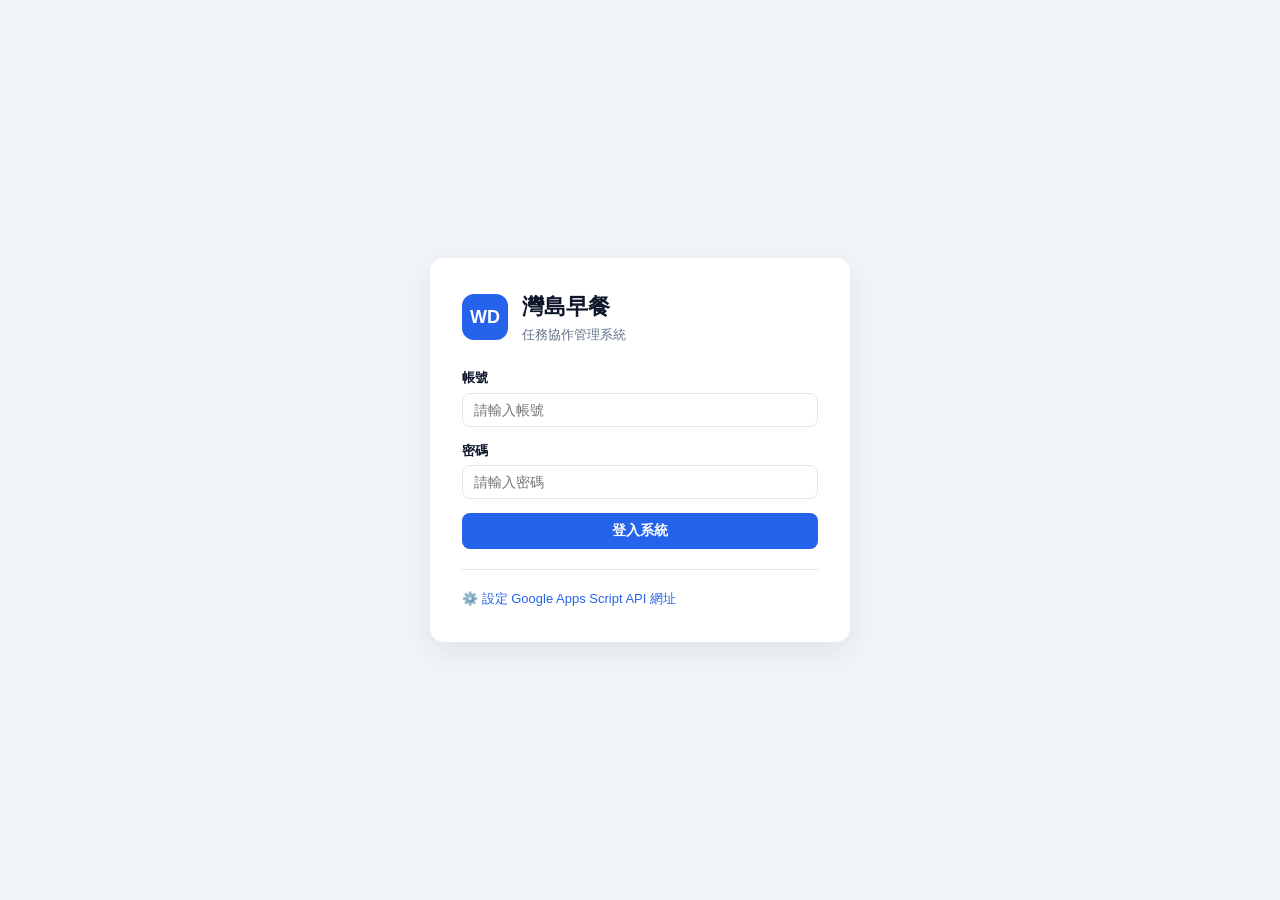
<file: index.html>
<!DOCTYPE html>
<html lang="zh-Hant">
<head>
  <meta charset="UTF-8" />
  <meta name="viewport" content="width=device-width, initial-scale=1.0" />
  <meta http-equiv="Content-Security-Policy" content="default-src 'self'; script-src 'self'; style-src 'self' 'unsafe-inline'; connect-src https://script.google.com https://script.googleusercontent.com; img-src 'self' data:; base-uri 'self'; form-action 'self';" />
  <title> 灣島早餐任務協作管理系統</title>
  <link rel="stylesheet" href="styles.css" />
</head>
<body>
  <!-- Toast 通知容器 -->
  <div id="toast-container" class="toast-container"></div>

  <!-- 登入畫面 -->
  <section id="login-screen" class="login-screen">
    <div class="login-card">
      <div class="login-brand">
        <div class="brand-logo">WD</div>
        <div>
          <h1>灣島早餐</h1>
          <p>任務協作管理系統</p>
        </div>
      </div>

      <form id="login-form" class="login-form">
        <div class="form-group">
          <label for="login-username">帳號</label>
          <input type="text" id="login-username" placeholder="請輸入帳號" required autocomplete="username" />
        </div>
        <div class="form-group">
          <label for="login-password">密碼</label>
          <input type="password" id="login-password" placeholder="請輸入密碼" required autocomplete="current-password" />
        </div>
        <button type="submit" class="btn btn-primary btn-block" id="login-submit-btn">登入系統</button>
      </form>

      <div class="api-config-box">
        <button type="button" class="btn-link" id="toggle-api-config">⚙️ 設定 Google Apps Script API 網址</button>
        <div id="api-config-panel" class="api-config-panel hidden">
          <label for="api-url-input">GAS Web App 部署網址</label>
          <input type="url" id="api-url-input" placeholder="https://script.google.com/macros/s/.../exec" />
          <div class="api-config-actions">
            <button type="button" class="btn btn-secondary btn-sm" id="save-api-url-btn">儲存網址</button>
            <button type="button" class="btn btn-outline btn-sm" id="test-api-url-btn">測試連線</button>
          </div>
          <p id="api-status-text" class="api-status-text"></p>
        </div>
      </div>
    </div>
  </section>

  <!-- 主系統畫面 -->
  <div id="app-shell" class="app-shell hidden">
    <!-- 側邊導覽列 -->
    <aside id="sidebar" class="sidebar">
      <div class="sidebar-header">
        <div class="brand-mini">
          <span class="brand-logo-sm">WD</span>
          <span class="brand-name">灣島早餐任務協作系統</span>
        </div>
        <button type="button" class="icon-btn mobile-only" id="close-sidebar-btn" title="關閉選單">✕</button>
      </div>

      <nav class="sidebar-nav" id="nav-tabs">
        <button class="nav-tab active" data-view="kanban">
          <span class="nav-icon">📋</span>
          <span>看板檢視</span>
        </button>
        <button class="nav-tab" data-view="list">
          <span class="nav-icon">📝</span>
          <span>清單檢視</span>
        </button>
        <button class="nav-tab" data-view="gantt">
          <span class="nav-icon">📅</span>
          <span>甘特圖 / 時間軸</span>
        </button>
        <button class="nav-tab hidden" id="nav-dashboard-tab" data-view="dashboard">
          <span class="nav-icon">📊</span>
          <span>主管數據儀表板</span>
        </button>
        <button class="nav-tab hidden" id="nav-admin-tab" data-view="admin">
          <span class="nav-icon">👥</span>
          <span>帳號管理</span>
        </button>
      </nav>

      <!-- 進行中計時器快捷列 -->
      <div id="sidebar-timer-widget" class="sidebar-timer-widget hidden">
        <div class="timer-widget-label">⏱️ 計時進行中</div>
        <div id="sidebar-timer-task" class="timer-widget-task"></div>
        <div id="sidebar-timer-clock" class="timer-widget-clock">00:00:00</div>
        <div class="timer-widget-actions">
          <button type="button" class="btn btn-primary btn-sm" id="sidebar-timer-stop-btn">停止並記錄</button>
        </div>
      </div>
    </aside>

    <!-- 主內容區 -->
    <div class="main-workspace">
      <!-- 頂部工具列 -->
      <header class="topbar">
        <div class="topbar-left">
          <button type="button" class="icon-btn mobile-only" id="open-sidebar-btn" title="開啟選單">☰</button>
          <h2 id="view-title" class="view-title">看板檢視</h2>
        </div>

        <div class="topbar-right">
          <button class="btn btn-primary btn-sm" id="new-task-btn">+ 新增任務</button>

          <!-- 站內通知鈴鐺 -->
          <div class="notif-wrapper">
            <button class="icon-btn" id="notif-bell-btn" title="站內通知">
              🔔
              <span id="notif-badge" class="notif-badge hidden">0</span>
            </button>
            <div id="notif-dropdown" class="notif-dropdown hidden">
              <div class="notif-header">
                <span>站內通知</span>
                <button type="button" class="btn-link" id="mark-all-read-btn">全部標為已讀</button>
              </div>
              <div id="notif-list" class="notif-list"></div>
            </div>
          </div>

          <!-- 使用者選單 -->
          <div class="user-menu-wrapper">
            <button class="user-pill" id="user-menu-btn">
              <span class="avatar-circle" id="user-avatar">A</span>
              <span class="user-pill-info">
                <strong id="user-display-name">管理員</strong>
                <small id="user-role-dept">管理員 · 管理部</small>
              </span>
            </button>
            <div id="user-dropdown" class="user-dropdown hidden">
              <button type="button" id="open-change-pw-btn">🔑 修改我的密碼</button>
              <button type="button" id="refresh-data-btn">🔄 重新同步資料</button>
              <button type="button" id="logout-btn" class="danger-text">🚪 登出系統</button>
            </div>
          </div>
        </div>
      </header>

    <!-- 篩選工具列 -->
    <section id="filter-bar" class="filter-bar">
      <div class="filter-group">
        <input type="search" id="filter-search" class="filter-input" placeholder="搜尋任務名稱、描述或標籤..." />
        <select id="filter-priority" class="filter-select">
          <option value="">所有優先級</option>
          <option value="urgent">🔴 緊急</option>
          <option value="high">🟠 高</option>
          <option value="medium">🔵 中</option>
          <option value="low">⚪ 低</option>
        </select>
        <select id="filter-assignee" class="filter-select">
          <option value="">所有負責人</option>
        </select>
        <label class="checkbox-pill">
          <input type="checkbox" id="filter-only-mine" />
          <span>只看我的任務</span>
        </label>
      </div>
      <div class="filter-summary" id="filter-summary">共 0 項任務</div>
    </section>

    <!-- 檢視區域：看板 -->
    <main id="view-kanban" class="view-container">
      <div class="kanban-board" id="kanban-board">
        <!-- 由 app.js 動態渲染 4 個欄位 -->
      </div>
    </main>

    <!-- 檢視區域：清單 -->
    <main id="view-list" class="view-container hidden">
      <div class="list-card">
        <table class="task-table">
          <thead>
            <tr>
              <th style="width: 40px;">完成</th>
              <th>任務名稱</th>
              <th>狀態</th>
              <th>優先級</th>
              <th>負責人</th>
              <th>部門</th>
              <th>截止日期</th>
              <th>子項目</th>
            </tr>
          </thead>
          <tbody id="list-table-body"></tbody>
        </table>
      </div>
    </main>

    <!-- 檢視區域：甘特圖 / 時間軸 -->
    <main id="view-gantt" class="view-container hidden">
      <div class="gantt-card">
        <div class="gantt-toolbar">
          <div class="gantt-legend">
            <span class="legend-item"><i class="legend-dot status-todo"></i>待辦</span>
            <span class="legend-item"><i class="legend-dot status-in_progress"></i>進行中</span>
            <span class="legend-item"><i class="legend-dot status-review"></i>審核中</span>
            <span class="legend-item"><i class="legend-dot status-done"></i>已完成</span>
            <span class="legend-item"><i class="legend-dot status-overdue"></i>已逾期</span>
            <span class="legend-item"><i class="legend-line"></i>前置相依線</span>
          </div>
          <div class="gantt-zoom">
            <label for="gantt-zoom-select">尺度：</label>
            <select id="gantt-zoom-select" class="filter-select">
              <option value="day">每日</option>
              <option value="week">每週</option>
            </select>
          </div>
        </div>
        <div id="gantt-container" class="gantt-container"></div>
      </div>
    </main>

    <!-- 檢視區域：主管數據儀表板 -->
    <main id="view-dashboard" class="view-container hidden">
      <div class="dashboard-toolbar">
        <div class="dashboard-filter-group">
          <select id="dash-dept-filter" class="filter-select">
            <option value="">所有部門</option>
          </select>
        </div>
        <span class="filter-summary" id="dash-updated-hint">即時統計資料</span>
      </div>
      <div id="dashboard-kpis" class="kpi-grid"></div>
      <div class="dashboard-charts-grid">
        <div class="chart-card">
          <h3>各成員工時分佈（已登錄 vs 預估）</h3>
          <div id="chart-member-hours" class="chart-body"></div>
        </div>
        <div class="chart-card">
          <h3>任務準時完成率與狀態分佈</h3>
          <div id="chart-ontime-rate" class="chart-body"></div>
        </div>
        <div class="chart-card">
          <h3>逾期任務統計與高風險項目</h3>
          <div id="chart-overdue-stats" class="chart-body"></div>
        </div>
        <div class="chart-card">
          <h3>部門工作量分析</h3>
          <div id="chart-dept-workload" class="chart-body"></div>
        </div>
      </div>
    </main>

    <!-- 檢視區域：管理員帳號管理 -->
    <main id="view-admin" class="view-container hidden">
      <div class="admin-grid">
        <div class="admin-card">
          <h3>新增人員帳號</h3>
          <form id="admin-create-user-form" class="admin-form">
            <div class="form-row">
              <div class="form-group">
                <label>登入帳號 *</label>
                <input type="text" id="new-user-username" required placeholder="例如 wang01" />
              </div>
              <div class="form-group">
                <label>初始密碼 *</label>
                <input type="password" id="new-user-password" required minlength="6" placeholder="至少 6 碼" />
              </div>
            </div>
            <div class="form-row">
              <div class="form-group">
                <label>顯示名稱 *</label>
                <input type="text" id="new-user-display" required placeholder="例如 王小明" />
              </div>
              <div class="form-group">
                <label>Email（接收提醒用）</label>
                <input type="email" id="new-user-email" placeholder="name@example.com" />
              </div>
            </div>
            <div class="form-row">
              <div class="form-group">
                <label>角色權限</label>
                <select id="new-user-role">
                  <option value="member">一般成員</option>
                  <option value="manager">部門主管</option>
                  <option value="admin">系統管理員</option>
                </select>
              </div>
              <div class="form-group">
                <label>所屬部門</label>
                <input type="text" id="new-user-dept" value="營運部" placeholder="例如 營運部" />
              </div>
            </div>
            <button type="submit" class="btn btn-primary">建立帳號</button>
          </form>
        </div>

        <div class="admin-card">
          <h3>現有人員列表</h3>
          <div class="table-scroll">
            <table class="task-table">
              <thead>
                <tr>
                  <th>帳號</th>
                  <th>名稱</th>
                  <th>角色</th>
                  <th>部門</th>
                  <th>Email</th>
                  <th>狀態</th>
                  <th>操作</th>
                </tr>
              </thead>
              <tbody id="admin-users-tbody"></tbody>
            </table>
          </div>
        </div>
      </div>
    </main>
    </div><!-- /.main-workspace -->
  </div><!-- /#app-shell -->

  <!-- 任務詳情 / 新增 / 編輯 側邊抽屜 (Drawer) -->
  <div id="task-modal" class="drawer-overlay hidden">
    <div class="drawer-panel">
      <div class="modal-header">
        <h2 id="task-modal-title">新增任務</h2>
        <button type="button" class="icon-btn" id="close-task-modal">✕</button>
      </div>
      <div class="modal-body">
        <form id="task-form" class="task-form">
          <input type="hidden" id="task-id-input" />
          <div class="form-group">
            <label for="task-title-input">任務名稱 *</label>
            <input type="text" id="task-title-input" required placeholder="輸入任務標題" />
          </div>
          <div class="form-group">
            <label for="task-desc-input">詳細描述</label>
            <textarea id="task-desc-input" rows="3" placeholder="補充任務說明、目標與注意事項..."></textarea>
          </div>

          <div class="form-row">
            <div class="form-group">
              <label for="task-status-input">狀態</label>
              <select id="task-status-input">
                <option value="todo">待辦</option>
                <option value="in_progress">進行中</option>
                <option value="review">審核中</option>
                <option value="done">已完成</option>
              </select>
            </div>
            <div class="form-group">
              <label for="task-priority-input">優先級</label>
              <select id="task-priority-input">
                <option value="urgent">🔴 緊急</option>
                <option value="high">🟠 高</option>
                <option value="medium">🔵 中</option>
                <option value="low">⚪ 低</option>
              </select>
            </div>
          </div>

          <div class="form-group">
            <label>負責人（可複選共同負責）</label>
            <div id="task-assignee-list" class="assignee-picker"></div>
          </div>

          <div class="form-grid-3">
            <div class="form-group">
              <label for="task-dept-input">部門</label>
              <input type="text" id="task-dept-input" placeholder="例如 營運部" />
            </div>
            <div class="form-group">
              <label for="task-start-input">開始日期</label>
              <input type="date" id="task-start-input" />
            </div>
            <div class="form-group">
              <label for="task-due-input">截止日期 (Due Date)</label>
              <input type="date" id="task-due-input" />
            </div>
          </div>

          <div class="form-grid-3">
            <div class="form-group">
              <label for="task-recurrence-input">重複週期</label>
              <select id="task-recurrence-input">
                <option value="none">不重複</option>
                <option value="daily">每日重複</option>
                <option value="weekly">每週重複</option>
                <option value="monthly">每月重複</option>
              </select>
            </div>
            <div class="form-group">
              <label for="task-tags-input">標籤（逗號分隔）</label>
              <input type="text" id="task-tags-input" placeholder="例如 採購, 緊急, 行銷" />
            </div>
            <div class="form-group">
              <label for="task-est-hours-input">預估工時 (小時)</label>
              <input type="number" id="task-est-hours-input" min="0" step="0.5" value="0" />
            </div>
          </div>

          <div class="form-group">
            <label for="task-predecessor-input">前置任務（甘特圖相依線）</label>
            <select id="task-predecessor-input">
              <option value="">無前置任務</option>
            </select>
          </div>

          <div class="modal-form-actions">
            <button type="button" class="btn btn-danger hidden" id="archive-task-btn">封存任務</button>
            <div style="flex:1"></div>
            <button type="submit" class="btn btn-primary" id="save-task-btn">儲存任務</button>
          </div>
        </form>

        <!-- 編輯既有任務時才顯示的協作區塊 -->
        <div id="task-collab-sections" class="task-collab-sections hidden">
          <!-- 工時追蹤與計時器 -->
          <div class="collab-box">
            <div class="timelog-header">
              <h4>⏱️ 工時追蹤與計時器</h4>
              <span id="drawer-hours-summary" class="hours-summary-pill">已登錄 0 小時 / 預估 0 小時</span>
            </div>
            <div class="drawer-timer-bar">
              <div class="timer-display">
                <span class="timer-dot" id="drawer-timer-dot"></span>
                <strong id="drawer-timer-clock">00:00:00</strong>
              </div>
              <div class="timer-actions">
                <button type="button" class="btn btn-primary btn-sm" id="drawer-timer-start-btn">▶ 開始計時</button>
                <button type="button" class="btn btn-secondary btn-sm hidden" id="drawer-timer-pause-btn">⏸ 暫停</button>
                <button type="button" class="btn btn-danger btn-sm hidden" id="drawer-timer-stop-btn">⏹ 停止並記錄</button>
              </div>
            </div>
            <div class="manual-time-row">
              <input type="date" id="manual-time-date" title="工作日期" />
              <input type="number" id="manual-time-hours" min="0.1" max="24" step="0.1" placeholder="補登時數 (hr)" />
              <input type="text" id="manual-time-note" placeholder="工作內容備註..." />
              <button type="button" class="btn btn-secondary btn-sm" id="add-manual-time-btn">補登工時</button>
            </div>
            <ul id="timelog-list" class="subtask-list"></ul>
          </div>

          <!-- 子任務與核對清單 -->
          <div class="collab-box">
            <h4>子任務與核對清單 (Checklist)</h4>
            <div class="inline-add-row">
              <select id="subtask-type-select" class="filter-select">
                <option value="subtask">子任務</option>
                <option value="checklist">核對項目</option>
              </select>
              <input type="text" id="new-subtask-input" placeholder="輸入子任務或核對項目名稱..." />
              <button type="button" class="btn btn-secondary btn-sm" id="add-subtask-btn">新增</button>
            </div>
            <ul id="subtask-list" class="subtask-list"></ul>
          </div>

          <!-- 檔案附件 -->
          <div class="collab-box">
            <h4>檔案附件（Google Drive 上傳 / 外部連結）</h4>
            <div class="attachment-controls">
              <label class="btn btn-outline btn-sm file-upload-label">
                📎 上傳檔案至 Drive
                <input type="file" id="upload-file-input" accept=".pdf,.doc,.docx,.xls,.xlsx,.ppt,.pptx,.txt,.csv,.md,.png,.jpg,.jpeg,.gif,.webp,.zip,.rar,.7z" hidden />
              </label>
              <div class="inline-add-row" style="flex:1;">
                <input type="text" id="att-link-name" placeholder="連結名稱" />
                <input type="url" id="att-link-url" placeholder="https://..." />
                <button type="button" class="btn btn-secondary btn-sm" id="add-att-link-btn">加入連結</button>
              </div>
            </div>
            <ul id="attachment-list" class="attachment-list"></ul>
          </div>

          <!-- 留言討論與 @標記 -->
          <div class="collab-box">
            <h4>團隊討論與留言（支援 @標記 成員）</h4>
            <div id="mention-chips" class="mention-chips"></div>
            <div class="inline-add-row">
              <input type="text" id="new-comment-input" placeholder="輸入留言，可點選上方 @成員 標記提醒..." />
              <button type="button" class="btn btn-primary btn-sm" id="add-comment-btn">送出留言</button>
            </div>
            <div id="comment-list" class="comment-list"></div>
          </div>
        </div>
      </div>
    </div>
  </div>

  <!-- 修改密碼 Modal -->
  <div id="password-modal" class="modal-overlay hidden">
    <div class="modal-dialog modal-sm">
      <div class="modal-header">
        <h2>修改密碼</h2>
        <button type="button" class="icon-btn" id="close-pw-modal">✕</button>
      </div>
      <div class="modal-body">
        <form id="change-pw-form" class="task-form">
          <div class="form-group">
            <label>目前密碼</label>
            <input type="password" id="old-pw-input" required />
          </div>
          <div class="form-group">
            <label>新密碼（至少 6 碼）</label>
            <input type="password" id="new-pw-input" required minlength="6" />
          </div>
          <button type="submit" class="btn btn-primary btn-block">確認修改</button>
        </form>
      </div>
    </div>
  </div>

  <!-- 管理員重設密碼 Modal -->
  <div id="reset-pw-modal" class="modal-overlay hidden">
    <div class="modal-dialog modal-sm">
      <div class="modal-header">
        <h2>重設使用者密碼</h2>
        <button type="button" class="icon-btn" id="close-reset-pw-modal">✕</button>
      </div>
      <div class="modal-body">
        <form id="admin-reset-pw-form" class="task-form">
          <input type="hidden" id="reset-pw-uid" />
          <div class="form-group">
            <label for="admin-reset-pw-input">新密碼（至少 6 碼）</label>
            <input type="password" id="admin-reset-pw-input" required minlength="6" autocomplete="new-password" />
          </div>
          <button type="submit" class="btn btn-primary btn-block">確認重設</button>
        </form>
      </div>
    </div>
  </div>

  <script src="app.js"></script>
</body>
</html>
</file>
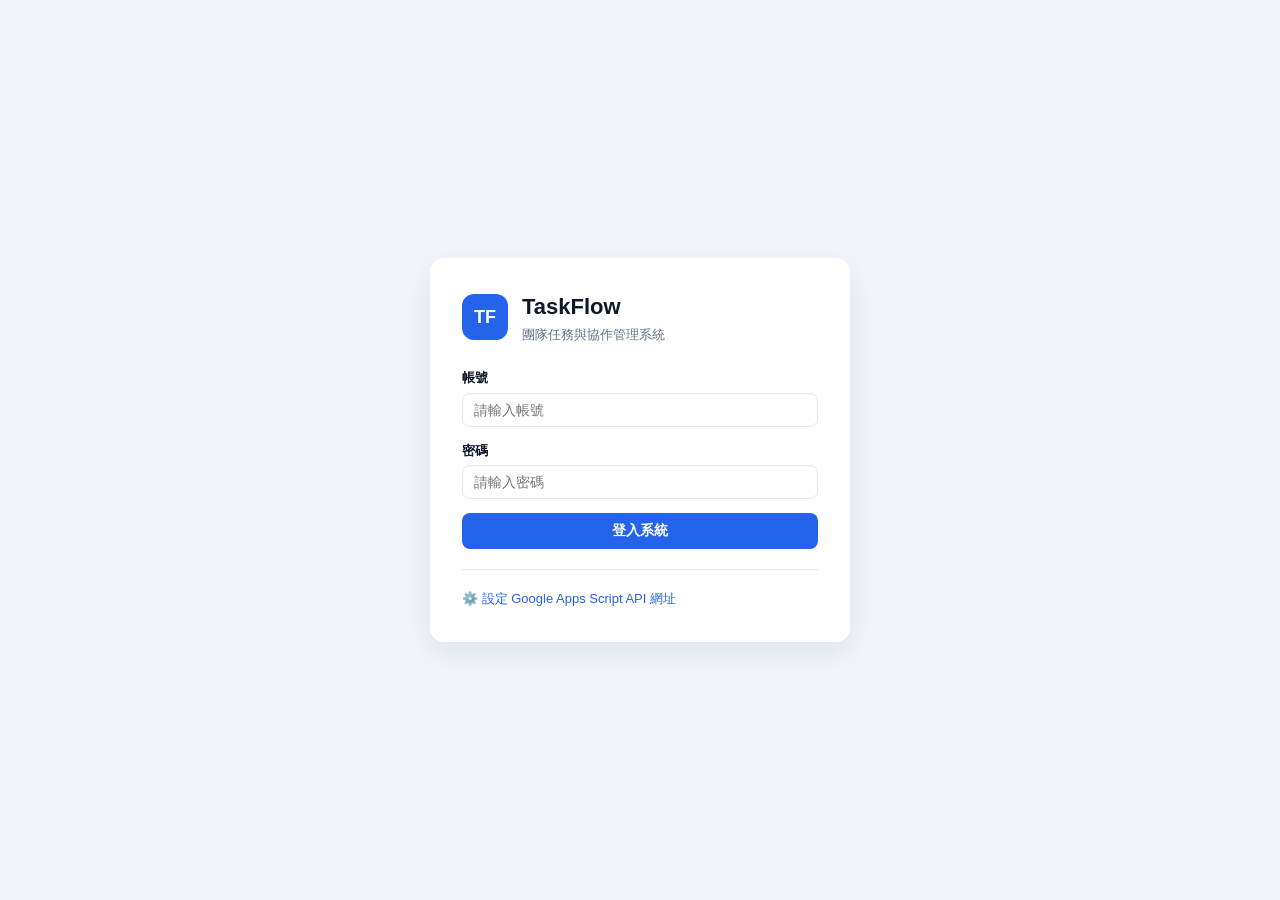
<file: Index.html>
<!DOCTYPE html>
<html lang="zh-Hant">
<head>
  <meta charset="UTF-8" />
  <meta name="viewport" content="width=device-width, initial-scale=1.0" />
  <meta http-equiv="Content-Security-Policy" content="default-src 'self'; script-src 'self'; style-src 'self' 'unsafe-inline'; connect-src https://script.google.com https://script.googleusercontent.com; img-src 'self' data:; base-uri 'self'; form-action 'self';" />
  <title> 灣島早餐團隊任務管理系統</title>
  <link rel="stylesheet" href="styles.css" />
</head>
<body>
  <!-- Toast 通知容器 -->
  <div id="toast-container" class="toast-container"></div>

  <!-- 登入畫面 -->
  <section id="login-screen" class="login-screen">
    <div class="login-card">
      <div class="login-brand">
        <div class="brand-logo">TF</div>
        <div>
          <h1>TaskFlow</h1>
          <p>團隊任務與協作管理系統</p>
        </div>
      </div>

      <form id="login-form" class="login-form">
        <div class="form-group">
          <label for="login-username">帳號</label>
          <input type="text" id="login-username" placeholder="請輸入帳號" required autocomplete="username" />
        </div>
        <div class="form-group">
          <label for="login-password">密碼</label>
          <input type="password" id="login-password" placeholder="請輸入密碼" required autocomplete="current-password" />
        </div>
        <button type="submit" class="btn btn-primary btn-block" id="login-submit-btn">登入系統</button>
      </form>

      <div class="api-config-box">
        <button type="button" class="btn-link" id="toggle-api-config">⚙️ 設定 Google Apps Script API 網址</button>
        <div id="api-config-panel" class="api-config-panel hidden">
          <label for="api-url-input">GAS Web App 部署網址</label>
          <input type="url" id="api-url-input" placeholder="https://script.google.com/macros/s/.../exec" />
          <div class="api-config-actions">
            <button type="button" class="btn btn-secondary btn-sm" id="save-api-url-btn">儲存網址</button>
            <button type="button" class="btn btn-outline btn-sm" id="test-api-url-btn">測試連線</button>
          </div>
          <p id="api-status-text" class="api-status-text"></p>
        </div>
      </div>
    </div>
  </section>

  <!-- 主系統畫面 -->
  <div id="app-shell" class="app-shell hidden">
    <!-- 側邊導覽列 -->
    <aside id="sidebar" class="sidebar">
      <div class="sidebar-header">
        <div class="brand-mini">
          <span class="brand-logo-sm">TF</span>
          <span class="brand-name">TaskFlow</span>
        </div>
        <button type="button" class="icon-btn mobile-only" id="close-sidebar-btn" title="關閉選單">✕</button>
      </div>

      <nav class="sidebar-nav" id="nav-tabs">
        <button class="nav-tab active" data-view="kanban">
          <span class="nav-icon">📋</span>
          <span>看板檢視</span>
        </button>
        <button class="nav-tab" data-view="list">
          <span class="nav-icon">📝</span>
          <span>清單檢視</span>
        </button>
        <button class="nav-tab" data-view="gantt">
          <span class="nav-icon">📅</span>
          <span>甘特圖 / 時間軸</span>
        </button>
        <button class="nav-tab hidden" id="nav-dashboard-tab" data-view="dashboard">
          <span class="nav-icon">📊</span>
          <span>主管數據儀表板</span>
        </button>
        <button class="nav-tab hidden" id="nav-admin-tab" data-view="admin">
          <span class="nav-icon">👥</span>
          <span>帳號管理</span>
        </button>
      </nav>

      <!-- 進行中計時器快捷列 -->
      <div id="sidebar-timer-widget" class="sidebar-timer-widget hidden">
        <div class="timer-widget-label">⏱️ 計時進行中</div>
        <div id="sidebar-timer-task" class="timer-widget-task"></div>
        <div id="sidebar-timer-clock" class="timer-widget-clock">00:00:00</div>
        <div class="timer-widget-actions">
          <button type="button" class="btn btn-primary btn-sm" id="sidebar-timer-stop-btn">停止並記錄</button>
        </div>
      </div>
    </aside>

    <!-- 主內容區 -->
    <div class="main-workspace">
      <!-- 頂部工具列 -->
      <header class="topbar">
        <div class="topbar-left">
          <button type="button" class="icon-btn mobile-only" id="open-sidebar-btn" title="開啟選單">☰</button>
          <h2 id="view-title" class="view-title">看板檢視</h2>
        </div>

        <div class="topbar-right">
          <button class="btn btn-primary btn-sm" id="new-task-btn">+ 新增任務</button>

          <!-- 站內通知鈴鐺 -->
          <div class="notif-wrapper">
            <button class="icon-btn" id="notif-bell-btn" title="站內通知">
              🔔
              <span id="notif-badge" class="notif-badge hidden">0</span>
            </button>
            <div id="notif-dropdown" class="notif-dropdown hidden">
              <div class="notif-header">
                <span>站內通知</span>
                <button type="button" class="btn-link" id="mark-all-read-btn">全部標為已讀</button>
              </div>
              <div id="notif-list" class="notif-list"></div>
            </div>
          </div>

          <!-- 使用者選單 -->
          <div class="user-menu-wrapper">
            <button class="user-pill" id="user-menu-btn">
              <span class="avatar-circle" id="user-avatar">A</span>
              <span class="user-pill-info">
                <strong id="user-display-name">管理員</strong>
                <small id="user-role-dept">管理員 · 管理部</small>
              </span>
            </button>
            <div id="user-dropdown" class="user-dropdown hidden">
              <button type="button" id="open-change-pw-btn">🔑 修改我的密碼</button>
              <button type="button" id="refresh-data-btn">🔄 重新同步資料</button>
              <button type="button" id="logout-btn" class="danger-text">🚪 登出系統</button>
            </div>
          </div>
        </div>
      </header>

    <!-- 篩選工具列 -->
    <section id="filter-bar" class="filter-bar">
      <div class="filter-group">
        <input type="search" id="filter-search" class="filter-input" placeholder="搜尋任務名稱、描述或標籤..." />
        <select id="filter-priority" class="filter-select">
          <option value="">所有優先級</option>
          <option value="urgent">🔴 緊急</option>
          <option value="high">🟠 高</option>
          <option value="medium">🔵 中</option>
          <option value="low">⚪ 低</option>
        </select>
        <select id="filter-assignee" class="filter-select">
          <option value="">所有負責人</option>
        </select>
        <label class="checkbox-pill">
          <input type="checkbox" id="filter-only-mine" />
          <span>只看我的任務</span>
        </label>
      </div>
      <div class="filter-summary" id="filter-summary">共 0 項任務</div>
    </section>

    <!-- 檢視區域：看板 -->
    <main id="view-kanban" class="view-container">
      <div class="kanban-board" id="kanban-board">
        <!-- 由 app.js 動態渲染 4 個欄位 -->
      </div>
    </main>

    <!-- 檢視區域：清單 -->
    <main id="view-list" class="view-container hidden">
      <div class="list-card">
        <table class="task-table">
          <thead>
            <tr>
              <th style="width: 40px;">完成</th>
              <th>任務名稱</th>
              <th>狀態</th>
              <th>優先級</th>
              <th>負責人</th>
              <th>部門</th>
              <th>截止日期</th>
              <th>子項目</th>
            </tr>
          </thead>
          <tbody id="list-table-body"></tbody>
        </table>
      </div>
    </main>

    <!-- 檢視區域：甘特圖 / 時間軸 -->
    <main id="view-gantt" class="view-container hidden">
      <div class="gantt-card">
        <div class="gantt-toolbar">
          <div class="gantt-legend">
            <span class="legend-item"><i class="legend-dot status-todo"></i>待辦</span>
            <span class="legend-item"><i class="legend-dot status-in_progress"></i>進行中</span>
            <span class="legend-item"><i class="legend-dot status-review"></i>審核中</span>
            <span class="legend-item"><i class="legend-dot status-done"></i>已完成</span>
            <span class="legend-item"><i class="legend-dot status-overdue"></i>已逾期</span>
            <span class="legend-item"><i class="legend-line"></i>前置相依線</span>
          </div>
          <div class="gantt-zoom">
            <label for="gantt-zoom-select">尺度：</label>
            <select id="gantt-zoom-select" class="filter-select">
              <option value="day">每日</option>
              <option value="week">每週</option>
            </select>
          </div>
        </div>
        <div id="gantt-container" class="gantt-container"></div>
      </div>
    </main>

    <!-- 檢視區域：主管數據儀表板 -->
    <main id="view-dashboard" class="view-container hidden">
      <div class="dashboard-toolbar">
        <div class="dashboard-filter-group">
          <select id="dash-dept-filter" class="filter-select">
            <option value="">所有部門</option>
          </select>
        </div>
        <span class="filter-summary" id="dash-updated-hint">即時統計資料</span>
      </div>
      <div id="dashboard-kpis" class="kpi-grid"></div>
      <div class="dashboard-charts-grid">
        <div class="chart-card">
          <h3>各成員工時分佈（已登錄 vs 預估）</h3>
          <div id="chart-member-hours" class="chart-body"></div>
        </div>
        <div class="chart-card">
          <h3>任務準時完成率與狀態分佈</h3>
          <div id="chart-ontime-rate" class="chart-body"></div>
        </div>
        <div class="chart-card">
          <h3>逾期任務統計與高風險項目</h3>
          <div id="chart-overdue-stats" class="chart-body"></div>
        </div>
        <div class="chart-card">
          <h3>部門工作量分析</h3>
          <div id="chart-dept-workload" class="chart-body"></div>
        </div>
      </div>
    </main>

    <!-- 檢視區域：管理員帳號管理 -->
    <main id="view-admin" class="view-container hidden">
      <div class="admin-grid">
        <div class="admin-card">
          <h3>新增人員帳號</h3>
          <form id="admin-create-user-form" class="admin-form">
            <div class="form-row">
              <div class="form-group">
                <label>登入帳號 *</label>
                <input type="text" id="new-user-username" required placeholder="例如 wang01" />
              </div>
              <div class="form-group">
                <label>初始密碼 *</label>
                <input type="password" id="new-user-password" required minlength="6" placeholder="至少 6 碼" />
              </div>
            </div>
            <div class="form-row">
              <div class="form-group">
                <label>顯示名稱 *</label>
                <input type="text" id="new-user-display" required placeholder="例如 王小明" />
              </div>
              <div class="form-group">
                <label>Email（接收提醒用）</label>
                <input type="email" id="new-user-email" placeholder="name@example.com" />
              </div>
            </div>
            <div class="form-row">
              <div class="form-group">
                <label>角色權限</label>
                <select id="new-user-role">
                  <option value="member">一般成員</option>
                  <option value="manager">部門主管</option>
                  <option value="admin">系統管理員</option>
                </select>
              </div>
              <div class="form-group">
                <label>所屬部門</label>
                <input type="text" id="new-user-dept" value="營運部" placeholder="例如 營運部" />
              </div>
            </div>
            <button type="submit" class="btn btn-primary">建立帳號</button>
          </form>
        </div>

        <div class="admin-card">
          <h3>現有人員列表</h3>
          <div class="table-scroll">
            <table class="task-table">
              <thead>
                <tr>
                  <th>帳號</th>
                  <th>名稱</th>
                  <th>角色</th>
                  <th>部門</th>
                  <th>Email</th>
                  <th>狀態</th>
                  <th>操作</th>
                </tr>
              </thead>
              <tbody id="admin-users-tbody"></tbody>
            </table>
          </div>
        </div>
      </div>
    </main>
    </div><!-- /.main-workspace -->
  </div><!-- /#app-shell -->

  <!-- 任務詳情 / 新增 / 編輯 側邊抽屜 (Drawer) -->
  <div id="task-modal" class="drawer-overlay hidden">
    <div class="drawer-panel">
      <div class="modal-header">
        <h2 id="task-modal-title">新增任務</h2>
        <button type="button" class="icon-btn" id="close-task-modal">✕</button>
      </div>
      <div class="modal-body">
        <form id="task-form" class="task-form">
          <input type="hidden" id="task-id-input" />
          <div class="form-group">
            <label for="task-title-input">任務名稱 *</label>
            <input type="text" id="task-title-input" required placeholder="輸入任務標題" />
          </div>
          <div class="form-group">
            <label for="task-desc-input">詳細描述</label>
            <textarea id="task-desc-input" rows="3" placeholder="補充任務說明、目標與注意事項..."></textarea>
          </div>

          <div class="form-grid-3">
          <div class="form-row">
            <div class="form-group">
              <label for="task-status-input">狀態</label>
              <select id="task-status-input">
                <option value="todo">待辦</option>
                <option value="in_progress">進行中</option>
                <option value="review">審核中</option>
                <option value="done">已完成</option>
              </select>
            </div>
            <div class="form-group">
              <label for="task-priority-input">優先級</label>
              <select id="task-priority-input">
                <option value="urgent">🔴 緊急</option>
                <option value="high">🟠 高</option>
                <option value="medium">🔵 中</option>
                <option value="low">⚪ 低</option>
              </select>
            </div>
            <div class="form-group">
              <label for="task-assignee-input">負責人</label>
              <select id="task-assignee-input"></select>
            </div>
          </div>

          <div class="form-group">
            <label>負責人（可複選共同負責）</label>
            <div id="task-assignee-list" class="assignee-picker"></div>
          </div>

          <div class="form-grid-3">
            <div class="form-group">
              <label for="task-dept-input">部門</label>
              <input type="text" id="task-dept-input" placeholder="例如 營運部" />
            </div>
            <div class="form-group">
              <label for="task-start-input">開始日期</label>
              <input type="date" id="task-start-input" />
            </div>
            <div class="form-group">
              <label for="task-due-input">截止日期 (Due Date)</label>
              <input type="date" id="task-due-input" />
            </div>
          </div>

          <div class="form-grid-3">
            <div class="form-group">
              <label for="task-recurrence-input">重複週期</label>
              <select id="task-recurrence-input">
                <option value="none">不重複</option>
                <option value="daily">每日重複</option>
                <option value="weekly">每週重複</option>
                <option value="monthly">每月重複</option>
              </select>
            </div>
            <div class="form-group">
              <label for="task-tags-input">標籤（逗號分隔）</label>
              <input type="text" id="task-tags-input" placeholder="例如 採購, 緊急, 行銷" />
            </div>
            <div class="form-group">
              <label for="task-est-hours-input">預估工時 (小時)</label>
              <input type="number" id="task-est-hours-input" min="0" step="0.5" value="0" />
            </div>
          </div>

          <div class="form-group">
            <label for="task-predecessor-input">前置任務（甘特圖相依線）</label>
            <select id="task-predecessor-input">
              <option value="">無前置任務</option>
            </select>
          </div>

          <div class="modal-form-actions">
            <button type="button" class="btn btn-danger hidden" id="archive-task-btn">封存任務</button>
            <div style="flex:1"></div>
            <button type="submit" class="btn btn-primary" id="save-task-btn">儲存任務</button>
          </div>
        </form>

        <!-- 編輯既有任務時才顯示的協作區塊 -->
        <div id="task-collab-sections" class="task-collab-sections hidden">
          <!-- 工時追蹤與計時器 -->
          <div class="collab-box">
            <div class="timelog-header">
              <h4>⏱️ 工時追蹤與計時器</h4>
              <span id="drawer-hours-summary" class="hours-summary-pill">已登錄 0 小時 / 預估 0 小時</span>
            </div>
            <div class="drawer-timer-bar">
              <div class="timer-display">
                <span class="timer-dot" id="drawer-timer-dot"></span>
                <strong id="drawer-timer-clock">00:00:00</strong>
              </div>
              <div class="timer-actions">
                <button type="button" class="btn btn-primary btn-sm" id="drawer-timer-start-btn">▶ 開始計時</button>
                <button type="button" class="btn btn-secondary btn-sm hidden" id="drawer-timer-pause-btn">⏸ 暫停</button>
                <button type="button" class="btn btn-danger btn-sm hidden" id="drawer-timer-stop-btn">⏹ 停止並記錄</button>
              </div>
            </div>
            <div class="manual-time-row">
              <input type="date" id="manual-time-date" title="工作日期" />
              <input type="number" id="manual-time-hours" min="0.1" max="24" step="0.1" placeholder="補登時數 (hr)" />
              <input type="text" id="manual-time-note" placeholder="工作內容備註..." />
              <button type="button" class="btn btn-secondary btn-sm" id="add-manual-time-btn">補登工時</button>
            </div>
            <ul id="timelog-list" class="subtask-list"></ul>
          </div>

          <!-- 子任務與核對清單 -->
          <div class="collab-box">
            <h4>子任務與核對清單 (Checklist)</h4>
            <div class="inline-add-row">
              <select id="subtask-type-select" class="filter-select">
                <option value="subtask">子任務</option>
                <option value="checklist">核對項目</option>
              </select>
              <input type="text" id="new-subtask-input" placeholder="輸入子任務或核對項目名稱..." />
              <button type="button" class="btn btn-secondary btn-sm" id="add-subtask-btn">新增</button>
            </div>
            <ul id="subtask-list" class="subtask-list"></ul>
          </div>

          <!-- 檔案附件 -->
          <div class="collab-box">
            <h4>檔案附件（Google Drive 上傳 / 外部連結）</h4>
            <div class="attachment-controls">
              <label class="btn btn-outline btn-sm file-upload-label">
                📎 上傳檔案至 Drive
                <input type="file" id="upload-file-input" accept=".pdf,.doc,.docx,.xls,.xlsx,.ppt,.pptx,.txt,.csv,.md,.png,.jpg,.jpeg,.gif,.webp,.zip,.rar,.7z" hidden />
              </label>
              <div class="inline-add-row" style="flex:1;">
                <input type="text" id="att-link-name" placeholder="連結名稱" />
                <input type="url" id="att-link-url" placeholder="https://..." />
                <button type="button" class="btn btn-secondary btn-sm" id="add-att-link-btn">加入連結</button>
              </div>
            </div>
            <ul id="attachment-list" class="attachment-list"></ul>
          </div>

          <!-- 留言討論與 @標記 -->
          <div class="collab-box">
            <h4>團隊討論與留言（支援 @標記 成員）</h4>
            <div id="mention-chips" class="mention-chips"></div>
            <div class="inline-add-row">
              <input type="text" id="new-comment-input" placeholder="輸入留言，可點選上方 @成員 標記提醒..." />
              <button type="button" class="btn btn-primary btn-sm" id="add-comment-btn">送出留言</button>
            </div>
            <div id="comment-list" class="comment-list"></div>
          </div>
        </div>
      </div>
    </div>
  </div>

  <!-- 修改密碼 Modal -->
  <div id="password-modal" class="modal-overlay hidden">
    <div class="modal-dialog modal-sm">
      <div class="modal-header">
        <h2>修改密碼</h2>
        <button type="button" class="icon-btn" id="close-pw-modal">✕</button>
      </div>
      <div class="modal-body">
        <form id="change-pw-form" class="task-form">
          <div class="form-group">
            <label>目前密碼</label>
            <input type="password" id="old-pw-input" required />
          </div>
          <div class="form-group">
            <label>新密碼（至少 6 碼）</label>
            <input type="password" id="new-pw-input" required minlength="6" />
          </div>
          <button type="submit" class="btn btn-primary btn-block">確認修改</button>
        </form>
      </div>
    </div>
  </div>

  <!-- 管理員重設密碼 Modal -->
  <div id="reset-pw-modal" class="modal-overlay hidden">
    <div class="modal-dialog modal-sm">
      <div class="modal-header">
        <h2>重設使用者密碼</h2>
        <button type="button" class="icon-btn" id="close-reset-pw-modal">✕</button>
      </div>
      <div class="modal-body">
        <form id="admin-reset-pw-form" class="task-form">
          <input type="hidden" id="reset-pw-uid" />
          <div class="form-group">
            <label for="admin-reset-pw-input">新密碼（至少 6 碼）</label>
            <input type="password" id="admin-reset-pw-input" required minlength="6" autocomplete="new-password" />
          </div>
          <button type="submit" class="btn btn-primary btn-block">確認重設</button>
        </form>
      </div>
    </div>
  </div>

  <script src="app.js"></script>
</body>
</html>
</file>
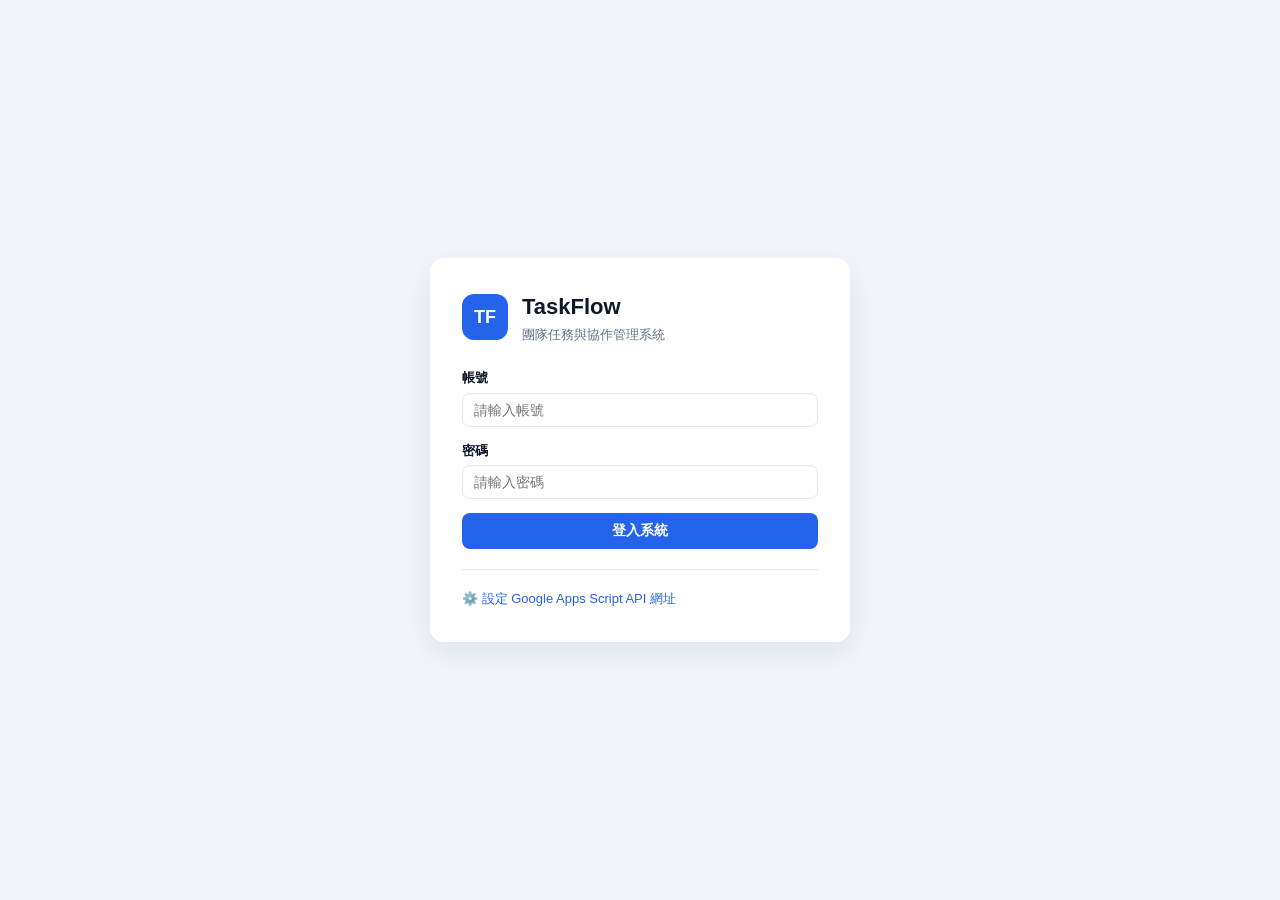
<file: taskflow.html>
<!DOCTYPE html>
<html lang="zh-Hant">
<head>
  <meta charset="UTF-8" />
  <meta name="viewport" content="width=device-width, initial-scale=1.0" />
  <meta http-equiv="Content-Security-Policy" content="default-src 'self'; script-src 'self'; style-src 'self' 'unsafe-inline'; connect-src https://script.google.com https://script.googleusercontent.com; img-src 'self' data:; base-uri 'self'; form-action 'self';" />
  <title>TaskFlow 團隊任務管理系統</title>
  <link rel="stylesheet" href="styles.css" />
</head>
<body>
  <!-- Toast 通知容器 -->
  <div id="toast-container" class="toast-container"></div>

  <!-- 登入畫面 -->
  <section id="login-screen" class="login-screen">
    <div class="login-card">
      <div class="login-brand">
        <div class="brand-logo">TF</div>
        <div>
          <h1>TaskFlow</h1>
          <p>團隊任務與協作管理系統</p>
        </div>
      </div>

      <form id="login-form" class="login-form">
        <div class="form-group">
          <label for="login-username">帳號</label>
          <input type="text" id="login-username" placeholder="請輸入帳號" required autocomplete="username" />
        </div>
        <div class="form-group">
          <label for="login-password">密碼</label>
          <input type="password" id="login-password" placeholder="請輸入密碼" required autocomplete="current-password" />
        </div>
        <button type="submit" class="btn btn-primary btn-block" id="login-submit-btn">登入系統</button>
      </form>

      <div class="api-config-box">
        <button type="button" class="btn-link" id="toggle-api-config">⚙️ 設定 Google Apps Script API 網址</button>
        <div id="api-config-panel" class="api-config-panel hidden">
          <label for="api-url-input">GAS Web App 部署網址</label>
          <input type="url" id="api-url-input" placeholder="https://script.google.com/macros/s/.../exec" />
          <div class="api-config-actions">
            <button type="button" class="btn btn-secondary btn-sm" id="save-api-url-btn">儲存網址</button>
            <button type="button" class="btn btn-outline btn-sm" id="test-api-url-btn">測試連線</button>
          </div>
          <p id="api-status-text" class="api-status-text"></p>
        </div>
      </div>
    </div>
  </section>

  <!-- 主系統畫面 -->
  <div id="app-shell" class="app-shell hidden">
    <!-- 側邊導覽列 -->
    <aside id="sidebar" class="sidebar">
      <div class="sidebar-header">
        <div class="brand-mini">
          <span class="brand-logo-sm">TF</span>
          <span class="brand-name">TaskFlow</span>
        </div>
        <button type="button" class="icon-btn mobile-only" id="close-sidebar-btn" title="關閉選單">✕</button>
      </div>

      <nav class="sidebar-nav" id="nav-tabs">
        <button class="nav-tab active" data-view="kanban">
          <span class="nav-icon">📋</span>
          <span>看板檢視</span>
        </button>
        <button class="nav-tab" data-view="list">
          <span class="nav-icon">📝</span>
          <span>清單檢視</span>
        </button>
        <button class="nav-tab" data-view="gantt">
          <span class="nav-icon">📅</span>
          <span>甘特圖 / 時間軸</span>
        </button>
        <button class="nav-tab hidden" id="nav-dashboard-tab" data-view="dashboard">
          <span class="nav-icon">📊</span>
          <span>主管數據儀表板</span>
        </button>
        <button class="nav-tab hidden" id="nav-admin-tab" data-view="admin">
          <span class="nav-icon">👥</span>
          <span>帳號管理</span>
        </button>
      </nav>

      <!-- 進行中計時器快捷列 -->
      <div id="sidebar-timer-widget" class="sidebar-timer-widget hidden">
        <div class="timer-widget-label">⏱️ 計時進行中</div>
        <div id="sidebar-timer-task" class="timer-widget-task"></div>
        <div id="sidebar-timer-clock" class="timer-widget-clock">00:00:00</div>
        <div class="timer-widget-actions">
          <button type="button" class="btn btn-primary btn-sm" id="sidebar-timer-stop-btn">停止並記錄</button>
        </div>
      </div>
    </aside>

    <!-- 主內容區 -->
    <div class="main-workspace">
      <!-- 頂部工具列 -->
      <header class="topbar">
        <div class="topbar-left">
          <button type="button" class="icon-btn mobile-only" id="open-sidebar-btn" title="開啟選單">☰</button>
          <h2 id="view-title" class="view-title">看板檢視</h2>
        </div>

        <div class="topbar-right">
          <button class="btn btn-primary btn-sm" id="new-task-btn">+ 新增任務</button>

          <!-- 站內通知鈴鐺 -->
          <div class="notif-wrapper">
            <button class="icon-btn" id="notif-bell-btn" title="站內通知">
              🔔
              <span id="notif-badge" class="notif-badge hidden">0</span>
            </button>
            <div id="notif-dropdown" class="notif-dropdown hidden">
              <div class="notif-header">
                <span>站內通知</span>
                <button type="button" class="btn-link" id="mark-all-read-btn">全部標為已讀</button>
              </div>
              <div id="notif-list" class="notif-list"></div>
            </div>
          </div>

          <!-- 使用者選單 -->
          <div class="user-menu-wrapper">
            <button class="user-pill" id="user-menu-btn">
              <span class="avatar-circle" id="user-avatar">A</span>
              <span class="user-pill-info">
                <strong id="user-display-name">管理員</strong>
                <small id="user-role-dept">管理員 · 管理部</small>
              </span>
            </button>
            <div id="user-dropdown" class="user-dropdown hidden">
              <button type="button" id="open-change-pw-btn">🔑 修改我的密碼</button>
              <button type="button" id="refresh-data-btn">🔄 重新同步資料</button>
              <button type="button" id="logout-btn" class="danger-text">🚪 登出系統</button>
            </div>
          </div>
        </div>
      </header>

    <!-- 篩選工具列 -->
    <section id="filter-bar" class="filter-bar">
      <div class="filter-group">
        <input type="search" id="filter-search" class="filter-input" placeholder="搜尋任務名稱、描述或標籤..." />
        <select id="filter-priority" class="filter-select">
          <option value="">所有優先級</option>
          <option value="urgent">🔴 緊急</option>
          <option value="high">🟠 高</option>
          <option value="medium">🔵 中</option>
          <option value="low">⚪ 低</option>
        </select>
        <select id="filter-assignee" class="filter-select">
          <option value="">所有負責人</option>
        </select>
        <label class="checkbox-pill">
          <input type="checkbox" id="filter-only-mine" />
          <span>只看我的任務</span>
        </label>
      </div>
      <div class="filter-summary" id="filter-summary">共 0 項任務</div>
    </section>

    <!-- 檢視區域：看板 -->
    <main id="view-kanban" class="view-container">
      <div class="kanban-board" id="kanban-board">
        <!-- 由 app.js 動態渲染 4 個欄位 -->
      </div>
    </main>

    <!-- 檢視區域：清單 -->
    <main id="view-list" class="view-container hidden">
      <div class="list-card">
        <table class="task-table">
          <thead>
            <tr>
              <th style="width: 40px;">完成</th>
              <th>任務名稱</th>
              <th>狀態</th>
              <th>優先級</th>
              <th>負責人</th>
              <th>部門</th>
              <th>截止日期</th>
              <th>子項目</th>
            </tr>
          </thead>
          <tbody id="list-table-body"></tbody>
        </table>
      </div>
    </main>

    <!-- 檢視區域：甘特圖 / 時間軸 -->
    <main id="view-gantt" class="view-container hidden">
      <div class="gantt-card">
        <div class="gantt-toolbar">
          <div class="gantt-legend">
            <span class="legend-item"><i class="legend-dot status-todo"></i>待辦</span>
            <span class="legend-item"><i class="legend-dot status-in_progress"></i>進行中</span>
            <span class="legend-item"><i class="legend-dot status-review"></i>審核中</span>
            <span class="legend-item"><i class="legend-dot status-done"></i>已完成</span>
            <span class="legend-item"><i class="legend-dot status-overdue"></i>已逾期</span>
            <span class="legend-item"><i class="legend-line"></i>前置相依線</span>
          </div>
          <div class="gantt-zoom">
            <label for="gantt-zoom-select">尺度：</label>
            <select id="gantt-zoom-select" class="filter-select">
              <option value="day">每日</option>
              <option value="week">每週</option>
            </select>
          </div>
        </div>
        <div id="gantt-container" class="gantt-container"></div>
      </div>
    </main>

    <!-- 檢視區域：主管數據儀表板 -->
    <main id="view-dashboard" class="view-container hidden">
      <div class="dashboard-toolbar">
        <div class="dashboard-filter-group">
          <select id="dash-dept-filter" class="filter-select">
            <option value="">所有部門</option>
          </select>
        </div>
        <span class="filter-summary" id="dash-updated-hint">即時統計資料</span>
      </div>
      <div id="dashboard-kpis" class="kpi-grid"></div>
      <div class="dashboard-charts-grid">
        <div class="chart-card">
          <h3>各成員工時分佈（已登錄 vs 預估）</h3>
          <div id="chart-member-hours" class="chart-body"></div>
        </div>
        <div class="chart-card">
          <h3>任務準時完成率與狀態分佈</h3>
          <div id="chart-ontime-rate" class="chart-body"></div>
        </div>
        <div class="chart-card">
          <h3>逾期任務統計與高風險項目</h3>
          <div id="chart-overdue-stats" class="chart-body"></div>
        </div>
        <div class="chart-card">
          <h3>部門工作量分析</h3>
          <div id="chart-dept-workload" class="chart-body"></div>
        </div>
      </div>
    </main>

    <!-- 檢視區域：管理員帳號管理 -->
    <main id="view-admin" class="view-container hidden">
      <div class="admin-grid">
        <div class="admin-card">
          <h3>新增人員帳號</h3>
          <form id="admin-create-user-form" class="admin-form">
            <div class="form-row">
              <div class="form-group">
                <label>登入帳號 *</label>
                <input type="text" id="new-user-username" required placeholder="例如 wang01" />
              </div>
              <div class="form-group">
                <label>初始密碼 *</label>
                <input type="password" id="new-user-password" required minlength="6" placeholder="至少 6 碼" />
              </div>
            </div>
            <div class="form-row">
              <div class="form-group">
                <label>顯示名稱 *</label>
                <input type="text" id="new-user-display" required placeholder="例如 王小明" />
              </div>
              <div class="form-group">
                <label>Email（接收提醒用）</label>
                <input type="email" id="new-user-email" placeholder="name@example.com" />
              </div>
            </div>
            <div class="form-row">
              <div class="form-group">
                <label>角色權限</label>
                <select id="new-user-role">
                  <option value="member">一般成員</option>
                  <option value="manager">部門主管</option>
                  <option value="admin">系統管理員</option>
                </select>
              </div>
              <div class="form-group">
                <label>所屬部門</label>
                <input type="text" id="new-user-dept" value="營運部" placeholder="例如 營運部" />
              </div>
            </div>
            <button type="submit" class="btn btn-primary">建立帳號</button>
          </form>
        </div>

        <div class="admin-card">
          <h3>現有人員列表</h3>
          <div class="table-scroll">
            <table class="task-table">
              <thead>
                <tr>
                  <th>帳號</th>
                  <th>名稱</th>
                  <th>角色</th>
                  <th>部門</th>
                  <th>Email</th>
                  <th>狀態</th>
                  <th>操作</th>
                </tr>
              </thead>
              <tbody id="admin-users-tbody"></tbody>
            </table>
          </div>
        </div>
      </div>
    </main>
    </div><!-- /.main-workspace -->
  </div><!-- /#app-shell -->

  <!-- 任務詳情 / 新增 / 編輯 側邊抽屜 (Drawer) -->
  <div id="task-modal" class="drawer-overlay hidden">
    <div class="drawer-panel">
      <div class="modal-header">
        <h2 id="task-modal-title">新增任務</h2>
        <button type="button" class="icon-btn" id="close-task-modal">✕</button>
      </div>
      <div class="modal-body">
        <form id="task-form" class="task-form">
          <input type="hidden" id="task-id-input" />
          <div class="form-group">
            <label for="task-title-input">任務名稱 *</label>
            <input type="text" id="task-title-input" required placeholder="輸入任務標題" />
          </div>
          <div class="form-group">
            <label for="task-desc-input">詳細描述</label>
            <textarea id="task-desc-input" rows="3" placeholder="補充任務說明、目標與注意事項..."></textarea>
          </div>

          <div class="form-grid-3">
            <div class="form-group">
              <label for="task-status-input">狀態</label>
              <select id="task-status-input">
                <option value="todo">待辦</option>
                <option value="in_progress">進行中</option>
                <option value="review">審核中</option>
                <option value="done">已完成</option>
              </select>
            </div>
            <div class="form-group">
              <label for="task-priority-input">優先級</label>
              <select id="task-priority-input">
                <option value="urgent">🔴 緊急</option>
                <option value="high">🟠 高</option>
                <option value="medium">🔵 中</option>
                <option value="low">⚪ 低</option>
              </select>
            </div>
            <div class="form-group">
              <label for="task-assignee-input">負責人</label>
              <select id="task-assignee-input"></select>
            </div>
          </div>

          <div class="form-grid-3">
            <div class="form-group">
              <label for="task-dept-input">部門</label>
              <input type="text" id="task-dept-input" placeholder="例如 營運部" />
            </div>
            <div class="form-group">
              <label for="task-start-input">開始日期</label>
              <input type="date" id="task-start-input" />
            </div>
            <div class="form-group">
              <label for="task-due-input">截止日期 (Due Date)</label>
              <input type="date" id="task-due-input" />
            </div>
          </div>

          <div class="form-grid-3">
            <div class="form-group">
              <label for="task-recurrence-input">重複週期</label>
              <select id="task-recurrence-input">
                <option value="none">不重複</option>
                <option value="daily">每日重複</option>
                <option value="weekly">每週重複</option>
                <option value="monthly">每月重複</option>
              </select>
            </div>
            <div class="form-group">
              <label for="task-tags-input">標籤（逗號分隔）</label>
              <input type="text" id="task-tags-input" placeholder="例如 採購, 緊急, 行銷" />
            </div>
            <div class="form-group">
              <label for="task-est-hours-input">預估工時 (小時)</label>
              <input type="number" id="task-est-hours-input" min="0" step="0.5" value="0" />
            </div>
          </div>

          <div class="form-group">
            <label for="task-predecessor-input">前置任務（甘特圖相依線）</label>
            <select id="task-predecessor-input">
              <option value="">無前置任務</option>
            </select>
          </div>

          <div class="modal-form-actions">
            <button type="button" class="btn btn-danger hidden" id="archive-task-btn">封存任務</button>
            <div style="flex:1"></div>
            <button type="submit" class="btn btn-primary" id="save-task-btn">儲存任務</button>
          </div>
        </form>

        <!-- 編輯既有任務時才顯示的協作區塊 -->
        <div id="task-collab-sections" class="task-collab-sections hidden">
          <!-- 工時追蹤與計時器 -->
          <div class="collab-box">
            <div class="timelog-header">
              <h4>⏱️ 工時追蹤與計時器</h4>
              <span id="drawer-hours-summary" class="hours-summary-pill">已登錄 0 小時 / 預估 0 小時</span>
            </div>
            <div class="drawer-timer-bar">
              <div class="timer-display">
                <span class="timer-dot" id="drawer-timer-dot"></span>
                <strong id="drawer-timer-clock">00:00:00</strong>
              </div>
              <div class="timer-actions">
                <button type="button" class="btn btn-primary btn-sm" id="drawer-timer-start-btn">▶ 開始計時</button>
                <button type="button" class="btn btn-secondary btn-sm hidden" id="drawer-timer-pause-btn">⏸ 暫停</button>
                <button type="button" class="btn btn-danger btn-sm hidden" id="drawer-timer-stop-btn">⏹ 停止並記錄</button>
              </div>
            </div>
            <div class="manual-time-row">
              <input type="date" id="manual-time-date" title="工作日期" />
              <input type="number" id="manual-time-hours" min="0.1" max="24" step="0.1" placeholder="補登時數 (hr)" />
              <input type="text" id="manual-time-note" placeholder="工作內容備註..." />
              <button type="button" class="btn btn-secondary btn-sm" id="add-manual-time-btn">補登工時</button>
            </div>
            <ul id="timelog-list" class="subtask-list"></ul>
          </div>

          <!-- 子任務與核對清單 -->
          <div class="collab-box">
            <h4>子任務與核對清單 (Checklist)</h4>
            <div class="inline-add-row">
              <select id="subtask-type-select" class="filter-select">
                <option value="subtask">子任務</option>
                <option value="checklist">核對項目</option>
              </select>
              <input type="text" id="new-subtask-input" placeholder="輸入子任務或核對項目名稱..." />
              <button type="button" class="btn btn-secondary btn-sm" id="add-subtask-btn">新增</button>
            </div>
            <ul id="subtask-list" class="subtask-list"></ul>
          </div>

          <!-- 檔案附件 -->
          <div class="collab-box">
            <h4>檔案附件（Google Drive 上傳 / 外部連結）</h4>
            <div class="attachment-controls">
              <label class="btn btn-outline btn-sm file-upload-label">
                📎 上傳檔案至 Drive
                <input type="file" id="upload-file-input" accept=".pdf,.doc,.docx,.xls,.xlsx,.ppt,.pptx,.txt,.csv,.md,.png,.jpg,.jpeg,.gif,.webp,.zip,.rar,.7z" hidden />
              </label>
              <div class="inline-add-row" style="flex:1;">
                <input type="text" id="att-link-name" placeholder="連結名稱" />
                <input type="url" id="att-link-url" placeholder="https://..." />
                <button type="button" class="btn btn-secondary btn-sm" id="add-att-link-btn">加入連結</button>
              </div>
            </div>
            <ul id="attachment-list" class="attachment-list"></ul>
          </div>

          <!-- 留言討論與 @標記 -->
          <div class="collab-box">
            <h4>團隊討論與留言（支援 @標記 成員）</h4>
            <div id="mention-chips" class="mention-chips"></div>
            <div class="inline-add-row">
              <input type="text" id="new-comment-input" placeholder="輸入留言，可點選上方 @成員 標記提醒..." />
              <button type="button" class="btn btn-primary btn-sm" id="add-comment-btn">送出留言</button>
            </div>
            <div id="comment-list" class="comment-list"></div>
          </div>
        </div>
      </div>
    </div>
  </div>

  <!-- 修改密碼 Modal -->
  <div id="password-modal" class="modal-overlay hidden">
    <div class="modal-dialog modal-sm">
      <div class="modal-header">
        <h2>修改密碼</h2>
        <button type="button" class="icon-btn" id="close-pw-modal">✕</button>
      </div>
      <div class="modal-body">
        <form id="change-pw-form" class="task-form">
          <div class="form-group">
            <label>目前密碼</label>
            <input type="password" id="old-pw-input" required />
          </div>
          <div class="form-group">
            <label>新密碼（至少 6 碼）</label>
            <input type="password" id="new-pw-input" required minlength="6" />
          </div>
          <button type="submit" class="btn btn-primary btn-block">確認修改</button>
        </form>
      </div>
    </div>
  </div>

  <!-- 管理員重設密碼 Modal -->
  <div id="reset-pw-modal" class="modal-overlay hidden">
    <div class="modal-dialog modal-sm">
      <div class="modal-header">
        <h2>重設使用者密碼</h2>
        <button type="button" class="icon-btn" id="close-reset-pw-modal">✕</button>
      </div>
      <div class="modal-body">
        <form id="admin-reset-pw-form" class="task-form">
          <input type="hidden" id="reset-pw-uid" />
          <div class="form-group">
            <label for="admin-reset-pw-input">新密碼（至少 6 碼）</label>
            <input type="password" id="admin-reset-pw-input" required minlength="6" autocomplete="new-password" />
          </div>
          <button type="submit" class="btn btn-primary btn-block">確認重設</button>
        </form>
      </div>
    </div>
  </div>

  <script src="app.js"></script>
</body>
</html>
</file>
<file: styles.css>
:root {
  --bg: #f1f5f9;
  --surface: #ffffff;
  --surface-alt: #f8fafc;
  --border: #e2e8f0;
  --text: #0f172a;
  --text-muted: #64748b;
  --primary: #2563eb;
  --primary-hover: #1d4ed8;
  --danger: #dc2626;
  --warning: #d97706;
  --success: #16a34a;
  --radius: 10px;
  --shadow: 0 2px 10px rgba(15, 23, 42, 0.06);
}

* { box-sizing: border-box; }
body {
  margin: 0;
  font-family: -apple-system, BlinkMacSystemFont, "Segoe UI", "Noto Sans TC", sans-serif;
  background: var(--bg);
  color: var(--text);
  line-height: 1.5;
}

.hidden { display: none !important; }

/* Buttons & Inputs */
.btn {
  border: none;
  border-radius: 8px;
  padding: 9px 16px;
  font-size: 14px;
  font-weight: 600;
  cursor: pointer;
  transition: background 0.15s, opacity 0.15s;
}
.btn-sm { padding: 6px 12px; font-size: 13px; }
.btn-block { width: 100%; }
.btn-primary { background: var(--primary); color: #fff; }
.btn-primary:hover { background: var(--primary-hover); }
.btn-secondary { background: #e2e8f0; color: var(--text); }
.btn-secondary:hover { background: #cbd5e1; }
.btn-outline { background: transparent; border: 1px solid var(--border); color: var(--text); }
.btn-outline:hover { background: var(--surface-alt); }
.btn-danger { background: #fee2e2; color: var(--danger); }
.btn-danger:hover { background: #fecaca; }
.btn-link { background: none; border: none; color: var(--primary); cursor: pointer; font-size: 13px; padding: 0; }
.icon-btn {
  background: var(--surface-alt);
  border: 1px solid var(--border);
  border-radius: 8px;
  width: 36px;
  height: 36px;
  cursor: pointer;
  position: relative;
  font-size: 16px;
}

input, select, textarea {
  width: 100%;
  padding: 8px 11px;
  border: 1px solid var(--border);
  border-radius: 8px;
  font-size: 14px;
  font-family: inherit;
  background: #fff;
}
input:focus, select:focus, textarea:focus {
  outline: 2px solid rgba(37, 99, 235, 0.25);
  border-color: var(--primary);
}

/* Login */
.login-screen {
  min-height: 100vh;
  display: flex;
  align-items: center;
  justify-content: center;
  padding: 20px;
}
.login-card {
  width: 100%;
  max-width: 420px;
  background: var(--surface);
  border-radius: 14px;
  padding: 32px;
  box-shadow: 0 10px 30px rgba(15, 23, 42, 0.08);
}
.login-brand {
  display: flex;
  align-items: center;
  gap: 14px;
  margin-bottom: 24px;
}
.login-brand h1 { margin: 0; font-size: 22px; }
.login-brand p { margin: 2px 0 0; font-size: 13px; color: var(--text-muted); }
.brand-logo {
  width: 46px; height: 46px; border-radius: 12px;
  background: var(--primary); color: #fff;
  display: flex; align-items: center; justify-content: center;
  font-weight: 800; font-size: 18px;
}
.form-group { margin-bottom: 14px; }
.form-group label { display: block; font-size: 13px; font-weight: 600; margin-bottom: 5px; color: var(--text); }

.api-config-box { margin-top: 20px; padding-top: 16px; border-top: 1px solid var(--border); }
.api-config-panel { margin-top: 10px; display: flex; flex-direction: column; gap: 8px; }
.api-config-actions { display: flex; gap: 8px; }
.api-status-text { font-size: 12px; margin: 0; color: var(--text-muted); }

/* App Shell & Sidebar Layout */
.app-shell {
  display: flex;
  min-height: 100vh;
}
.sidebar {
  width: 236px;
  flex-shrink: 0;
  background: #0f172a;
  color: #e2e8f0;
  display: flex;
  flex-direction: column;
  padding: 16px 12px;
  position: sticky;
  top: 0;
  height: 100vh;
  z-index: 40;
  transition: transform 0.2s ease;
}
.sidebar-header {
  display: flex;
  align-items: center;
  justify-content: space-between;
  padding: 4px 8px 18px;
  border-bottom: 1px solid rgba(255, 255, 255, 0.08);
  margin-bottom: 14px;
}
.sidebar .brand-mini { color: #fff; }
.sidebar-nav {
  display: flex;
  flex-direction: column;
  gap: 4px;
  flex: 1;
}
.sidebar-nav .nav-tab {
  display: flex;
  align-items: center;
  gap: 10px;
  width: 100%;
  text-align: left;
  border: none;
  background: transparent;
  padding: 10px 12px;
  border-radius: 8px;
  font-size: 14px;
  font-weight: 600;
  color: #94a3b8;
  cursor: pointer;
  transition: background 0.15s, color 0.15s;
}
.sidebar-nav .nav-tab:hover {
  background: rgba(255, 255, 255, 0.08);
  color: #fff;
}
.sidebar-nav .nav-tab.active {
  background: var(--primary);
  color: #fff;
}
.nav-icon { font-size: 16px; }

.sidebar-timer-widget {
  background: rgba(37, 99, 235, 0.18);
  border: 1px solid rgba(96, 165, 250, 0.35);
  border-radius: 10px;
  padding: 12px;
  margin-top: 12px;
}
.timer-widget-label { font-size: 11px; color: #93c5fd; font-weight: 700; }
.timer-widget-task {
  font-size: 13px; font-weight: 600; color: #fff;
  margin: 4px 0; white-space: nowrap; overflow: hidden; text-overflow: ellipsis;
}
.timer-widget-clock {
  font-family: ui-monospace, SFMono-Regular, Menlo, monospace;
  font-size: 18px; font-weight: 700; color: #fff; margin-bottom: 8px;
}
.timer-widget-actions .btn { width: 100%; }

.main-workspace {
  flex: 1;
  min-width: 0;
  display: flex;
  flex-direction: column;
}
.mobile-only { display: none; }
@media (max-width: 860px) {
  .mobile-only { display: inline-flex; align-items: center; justify-content: center; }
  .sidebar {
    position: fixed;
    left: 0; top: 0; bottom: 0;
    transform: translateX(-100%);
  }
  .sidebar.open { transform: translateX(0); }
}

/* Topbar */
.topbar {
  background: var(--surface);
  border-bottom: 1px solid var(--border);
  padding: 10px 20px;
  display: flex;
  align-items: center;
  justify-content: space-between;
  gap: 12px;
  flex-wrap: wrap;
  position: sticky;
  top: 0;
  z-index: 30;
}
.topbar-left, .topbar-right { display: flex; align-items: center; gap: 12px; }
.view-title { margin: 0; font-size: 17px; font-weight: 700; }
.brand-mini { display: flex; align-items: center; gap: 8px; font-weight: 700; font-size: 16px; }
.brand-logo-sm {
  width: 30px; height: 30px; border-radius: 8px;
  background: var(--primary); color: #fff;
  display: inline-flex; align-items: center; justify-content: center; font-size: 13px;
}

/* Notifications & User Menu */
.notif-wrapper, .user-menu-wrapper { position: relative; }
.notif-badge {
  position: absolute; top: -5px; right: -5px;
  background: var(--danger); color: #fff; font-size: 11px; font-weight: 700;
  border-radius: 999px; padding: 1px 6px;
}
.notif-dropdown, .user-dropdown {
  position: absolute; right: 0; top: 44px;
  background: var(--surface); border: 1px solid var(--border);
  border-radius: 10px; box-shadow: 0 10px 25px rgba(0,0,0,0.1);
  z-index: 50;
}
.notif-dropdown { width: 320px; max-height: 380px; display: flex; flex-direction: column; }
.notif-header {
  padding: 10px 14px; border-bottom: 1px solid var(--border);
  display: flex; justify-content: space-between; align-items: center; font-weight: 600; font-size: 13px;
}
.notif-list { overflow-y: auto; max-height: 320px; }
.notif-item {
  padding: 10px 14px; border-bottom: 1px solid var(--border);
  font-size: 13px; cursor: pointer;
}
.notif-item.unread { background: #eff6ff; }
.notif-item:hover { background: var(--surface-alt); }
.notif-item small { display: block; color: var(--text-muted); font-size: 11px; margin-top: 3px; }

.user-pill {
  display: flex; align-items: center; gap: 8px;
  background: var(--surface-alt); border: 1px solid var(--border);
  border-radius: 999px; padding: 4px 12px 4px 5px; cursor: pointer;
}
.avatar-circle {
  width: 28px; height: 28px; border-radius: 50%;
  background: var(--primary); color: #fff;
  display: inline-flex; align-items: center; justify-content: center;
  font-weight: 700; font-size: 13px;
}
.user-pill-info { display: flex; flex-direction: column; text-align: left; line-height: 1.2; }
.user-pill-info strong { font-size: 13px; }
.user-pill-info small { font-size: 11px; color: var(--text-muted); }
.user-dropdown { width: 180px; padding: 6px; display: flex; flex-direction: column; gap: 2px; }
.user-dropdown button {
  text-align: left; background: none; border: none; padding: 8px 10px;
  border-radius: 6px; font-size: 13px; cursor: pointer;
}
.user-dropdown button:hover { background: var(--surface-alt); }
.danger-text { color: var(--danger); }

/* Filter Bar */
.filter-bar {
  padding: 12px 20px;
  display: flex;
  justify-content: space-between;
  align-items: center;
  gap: 12px;
  flex-wrap: wrap;
}
.filter-group { display: flex; align-items: center; gap: 10px; flex-wrap: wrap; flex: 1; }
.filter-input { max-width: 260px; }
.filter-select { width: auto; min-width: 130px; }
.checkbox-pill {
  display: inline-flex; align-items: center; gap: 6px;
  background: var(--surface); border: 1px solid var(--border);
  padding: 7px 12px; border-radius: 8px; font-size: 13px; cursor: pointer;
}
.checkbox-pill input { width: auto; }
.filter-summary { font-size: 13px; color: var(--text-muted); font-weight: 600; }

/* Views */
.view-container { padding: 0 20px 30px; }

/* Kanban */
.kanban-board {
  display: grid;
  grid-template-columns: repeat(4, minmax(260px, 1fr));
  gap: 16px;
  overflow-x: auto;
  align-items: start;
}
.kanban-col {
  background: #e2e8f0;
  border-radius: 12px;
  padding: 12px;
  min-height: 480px;
}
.kanban-col.drag-over { outline: 2px dashed var(--primary); background: #dbeafe; }
.kanban-col-header {
  display: flex; justify-content: space-between; align-items: center;
  margin-bottom: 12px; font-weight: 700; font-size: 14px;
}
.col-count {
  background: rgba(255,255,255,0.8); border-radius: 999px;
  padding: 2px 8px; font-size: 12px;
}
.kanban-cards { display: flex; flex-direction: column; gap: 10px; min-height: 400px; }
.task-card {
  background: var(--surface);
  border-radius: 10px;
  padding: 12px;
  box-shadow: var(--shadow);
  cursor: pointer;
  border-left: 4px solid #94a3b8;
  transition: transform 0.1s;
}
.task-card:hover { transform: translateY(-2px); }
.task-card.priority-urgent { border-left-color: #dc2626; }
.task-card.priority-high { border-left-color: #f97316; }
.task-card.priority-medium { border-left-color: #2563eb; }
.task-card.priority-low { border-left-color: #94a3b8; }

.card-tags { display: flex; flex-wrap: wrap; gap: 4px; margin-bottom: 6px; }
.tag-chip {
  font-size: 11px; padding: 2px 7px; border-radius: 999px;
  background: #f1f5f9; color: #334155; font-weight: 600;
}
.card-title { font-weight: 700; font-size: 14px; margin-bottom: 8px; }
.card-meta {
  display: flex; justify-content: space-between; align-items: center;
  font-size: 12px; color: var(--text-muted); flex-wrap: wrap; gap: 6px;
}
.due-overdue { color: var(--danger); font-weight: 700; }

/* List & Admin Table */
.list-card, .admin-card {
  background: var(--surface);
  border-radius: 12px;
  padding: 16px;
  box-shadow: var(--shadow);
}
.table-scroll { overflow-x: auto; }
.task-table { width: 100%; border-collapse: collapse; font-size: 14px; }
.task-table th, .task-table td {
  padding: 10px 12px; text-align: left; border-bottom: 1px solid var(--border);
}
.task-table th { font-size: 12px; color: var(--text-muted); background: var(--surface-alt); }
.task-table tbody tr:hover { background: var(--surface-alt); cursor: pointer; }
.task-table input[type="checkbox"] { width: auto; }

.admin-grid { display: grid; grid-template-columns: 360px 1fr; gap: 16px; align-items: start; }
@media (max-width: 960px) {
  .admin-grid { grid-template-columns: 1fr; }
}
.form-row { display: grid; grid-template-columns: 1fr 1fr; gap: 10px; }

/* Modal & Right-side Drawer */
.modal-overlay {
  position: fixed; inset: 0; background: rgba(15, 23, 42, 0.5);
  display: flex; align-items: center; justify-content: center;
  padding: 16px; z-index: 100;
}
.modal-dialog {
  background: var(--surface); border-radius: 14px;
  width: 100%; max-height: 90vh; display: flex; flex-direction: column;
  box-shadow: 0 20px 50px rgba(0,0,0,0.2);
}
.modal-lg { max-width: 780px; }
.modal-sm { max-width: 400px; }

.drawer-overlay {
  position: fixed; inset: 0; background: rgba(15, 23, 42, 0.45);
  display: flex; justify-content: flex-end; z-index: 100;
}
.drawer-panel {
  background: var(--surface);
  width: min(680px, 100vw);
  height: 100vh;
  display: flex;
  flex-direction: column;
  box-shadow: -10px 0 40px rgba(15, 23, 42, 0.22);
  animation: drawerSlideIn 0.2s ease-out;
}
@keyframes drawerSlideIn {
  from { transform: translateX(40px); opacity: 0.6; }
  to { transform: translateX(0); opacity: 1; }
}
.modal-header {
  padding: 16px 20px; border-bottom: 1px solid var(--border);
  display: flex; justify-content: space-between; align-items: center;
}
.modal-header h2 { margin: 0; font-size: 18px; }
.modal-body { padding: 20px; overflow-y: auto; }
.form-grid-3 { display: grid; grid-template-columns: repeat(3, 1fr); gap: 12px; }
@media (max-width: 640px) {
  .form-grid-3, .form-row { grid-template-columns: 1fr; }
}
.modal-form-actions { display: flex; align-items: center; gap: 10px; margin-top: 10px; }

/* Collab Sections */
.task-collab-sections { margin-top: 24px; padding-top: 20px; border-top: 2px solid var(--border); display: flex; flex-direction: column; gap: 20px; }
.collab-box { background: var(--surface-alt); border: 1px solid var(--border); border-radius: 10px; padding: 14px; }
.collab-box h4 { margin: 0 0 10px; font-size: 14px; }
.inline-add-row { display: flex; gap: 8px; align-items: center; }
.inline-add-row .btn { white-space: nowrap; }

.subtask-list, .attachment-list { list-style: none; padding: 0; margin: 10px 0 0; display: flex; flex-direction: column; gap: 6px; }
.subtask-item, .attachment-item {
  background: var(--surface); border: 1px solid var(--border); border-radius: 8px;
  padding: 8px 10px; display: flex; align-items: center; justify-content: space-between; gap: 8px; font-size: 13px;
}
.subtask-item label { display: flex; align-items: center; gap: 8px; cursor: pointer; flex: 1; }
.subtask-item input[type="checkbox"] { width: auto; }
.subtask-done { text-decoration: line-through; color: var(--text-muted); }

.attachment-controls { display: flex; gap: 10px; align-items: center; flex-wrap: wrap; }
.file-upload-label { display: inline-flex; align-items: center; cursor: pointer; white-space: nowrap; }

.mention-chips { display: flex; flex-wrap: wrap; gap: 6px; margin-bottom: 8px; }
.mention-chip {
  background: #e0f2fe; color: #0369a1; border: none; border-radius: 999px;
  padding: 3px 9px; font-size: 12px; font-weight: 600; cursor: pointer;
}
.comment-list { margin-top: 12px; display: flex; flex-direction: column; gap: 8px; }
.comment-item {
  background: var(--surface); border: 1px solid var(--border); border-radius: 8px; padding: 10px; font-size: 13px;
}
.comment-meta { display: flex; justify-content: space-between; font-size: 12px; color: var(--text-muted); margin-bottom: 4px; }

/* Toast */
.toast-container {
  position: fixed; bottom: 20px; right: 20px; z-index: 200;
  display: flex; flex-direction: column; gap: 8px;
}
.toast {
  background: #0f172a; color: #fff; padding: 10px 16px; border-radius: 8px;
  font-size: 13px; box-shadow: 0 6px 20px rgba(0,0,0,0.2);
}
.toast.error { background: var(--danger); }
.toast.success { background: var(--success); }

/* Card Timer Button */
.card-footer-row {
  display: flex;
  align-items: center;
  justify-content: space-between;
  gap: 6px;
  margin-top: 8px;
  padding-top: 8px;
  border-top: 1px dashed var(--border);
}
.card-timer-btn {
  border: 1px solid var(--border);
  background: var(--surface-alt);
  color: var(--text);
  border-radius: 6px;
  padding: 3px 8px;
  font-size: 11px;
  font-weight: 600;
  cursor: pointer;
}
.card-timer-btn:hover { background: #e2e8f0; }
.card-timer-btn.running {
  background: #fee2e2;
  border-color: #fca5a5;
  color: var(--danger);
}

/* Time Tracking in Drawer */
.timelog-header {
  display: flex; justify-content: space-between; align-items: center; gap: 8px; margin-bottom: 10px; flex-wrap: wrap;
}
.timelog-header h4 { margin: 0; }
.hours-summary-pill {
  font-size: 12px; font-weight: 600; padding: 3px 10px;
  border-radius: 999px; background: #e0f2fe; color: #0369a1;
}
.drawer-timer-bar {
  display: flex; justify-content: space-between; align-items: center; gap: 10px;
  background: var(--surface); border: 1px solid var(--border); border-radius: 8px;
  padding: 10px 12px; margin-bottom: 10px; flex-wrap: wrap;
}
.timer-display { display: flex; align-items: center; gap: 8px; font-size: 18px; font-family: ui-monospace, SFMono-Regular, Menlo, monospace; }
.timer-dot { width: 9px; height: 9px; border-radius: 50%; background: #cbd5e1; }
.timer-dot.active { background: var(--danger); box-shadow: 0 0 0 4px rgba(220, 38, 38, 0.18); }
.timer-actions { display: flex; gap: 6px; }
.manual-time-row {
  display: grid; grid-template-columns: 140px 110px 1fr auto; gap: 8px; align-items: center;
}
@media (max-width: 640px) {
  .manual-time-row { grid-template-columns: 1fr 1fr; }
}

/* Gantt / Timeline */
.gantt-card {
  background: var(--surface); border-radius: 12px; padding: 16px; box-shadow: var(--shadow);
}
.gantt-toolbar {
  display: flex; justify-content: space-between; align-items: center; gap: 12px; flex-wrap: wrap; margin-bottom: 14px;
}
.gantt-legend { display: flex; align-items: center; gap: 14px; flex-wrap: wrap; font-size: 12px; color: var(--text-muted); }
.legend-item { display: inline-flex; align-items: center; gap: 5px; }
.legend-dot { width: 10px; height: 10px; border-radius: 3px; display: inline-block; }
.legend-dot.status-todo { background: #64748b; }
.legend-dot.status-in_progress { background: #2563eb; }
.legend-dot.status-review { background: #d97706; }
.legend-dot.status-done { background: #16a34a; }
.legend-dot.status-overdue { background: #dc2626; }
.legend-line { width: 16px; height: 2px; background: #6366f1; display: inline-block; }
.gantt-zoom { display: flex; align-items: center; gap: 6px; font-size: 13px; }

.gantt-container {
  overflow-x: auto; border: 1px solid var(--border); border-radius: 10px; position: relative;
}
.gantt-table {
  position: relative; min-width: 820px;
}
.gantt-header-row, .gantt-row {
  display: flex; align-items: stretch; border-bottom: 1px solid var(--border);
}
.gantt-header-row {
  background: var(--surface-alt); font-size: 12px; font-weight: 600; color: var(--text-muted); position: sticky; top: 0; z-index: 5;
}
.gantt-label-col {
  width: 240px; flex-shrink: 0; padding: 8px 12px; border-right: 1px solid var(--border);
  display: flex; flex-direction: column; justify-content: center; background: var(--surface); position: sticky; left: 0; z-index: 4;
}
.gantt-header-row .gantt-label-col { background: var(--surface-alt); z-index: 6; }
.gantt-label-title { font-size: 13px; font-weight: 600; white-space: nowrap; overflow: hidden; text-overflow: ellipsis; }
.gantt-label-meta { font-size: 11px; color: var(--text-muted); }
.gantt-timeline-col {
  flex: 1; position: relative; min-height: 44px; display: flex; align-items: center;
}
.gantt-tick-cells {
  display: flex; width: 100%; height: 100%;
}
.gantt-tick-cell {
  flex: 1; min-width: 34px; border-right: 1px dashed #e2e8f0; text-align: center; padding: 8px 2px; font-size: 11px;
}
.gantt-tick-cell.is-today { background: rgba(37, 99, 235, 0.08); color: var(--primary); font-weight: 700; }
.gantt-bar {
  position: absolute; height: 24px; border-radius: 6px; color: #fff; font-size: 11px; font-weight: 600;
  padding: 0 8px; display: flex; align-items: center; white-space: nowrap; overflow: hidden; text-overflow: ellipsis;
  cursor: pointer; box-shadow: 0 2px 5px rgba(15, 23, 42, 0.16); z-index: 2;
}
.gantt-bar:hover { filter: brightness(1.06); }
.gantt-bar.status-todo { background: #64748b; }
.gantt-bar.status-in_progress { background: #2563eb; }
.gantt-bar.status-review { background: #d97706; }
.gantt-bar.status-done { background: #16a34a; }
.gantt-bar.status-overdue { background: #dc2626; }
.gantt-svg-layer {
  position: absolute; top: 0; left: 0; pointer-events: none; z-index: 3;
}

/* Dashboard */
.dashboard-toolbar {
  display: flex; justify-content: space-between; align-items: center; margin-bottom: 14px; flex-wrap: wrap; gap: 10px;
}
.kpi-grid {
  display: grid; grid-template-columns: repeat(4, minmax(180px, 1fr)); gap: 14px; margin-bottom: 18px;
}
@media (max-width: 960px) { .kpi-grid { grid-template-columns: repeat(2, 1fr); } }
@media (max-width: 520px) { .kpi-grid { grid-template-columns: 1fr; } }
.kpi-card {
  background: var(--surface); border-radius: 12px; padding: 16px; box-shadow: var(--shadow);
  border-top: 3px solid var(--primary);
}
.kpi-card.kpi-success { border-top-color: var(--success); }
.kpi-card.kpi-danger { border-top-color: var(--danger); }
.kpi-card.kpi-warning { border-top-color: var(--warning); }
.kpi-label { font-size: 12px; color: var(--text-muted); font-weight: 600; }
.kpi-value { font-size: 26px; font-weight: 800; margin: 4px 0; }
.kpi-sub { font-size: 12px; color: var(--text-muted); }

.dashboard-charts-grid {
  display: grid; grid-template-columns: repeat(2, minmax(300px, 1fr)); gap: 16px;
}
@media (max-width: 960px) { .dashboard-charts-grid { grid-template-columns: 1fr; } }
.chart-card {
  background: var(--surface); border-radius: 12px; padding: 18px; box-shadow: var(--shadow);
}
.chart-card h3 { margin: 0 0 14px; font-size: 15px; }
.chart-body { display: flex; flex-direction: column; gap: 10px; }
.bar-row { display: flex; flex-direction: column; gap: 4px; font-size: 13px; }
.bar-row-head { display: flex; justify-content: space-between; font-weight: 600; }
.bar-track { height: 10px; background: #f1f5f9; border-radius: 999px; overflow: hidden; display: flex; }
.bar-fill-primary { background: var(--primary); height: 100%; }
.bar-fill-est { background: #cbd5e1; height: 100%; }
.bar-fill-danger { background: var(--danger); height: 100%; }
.donut-wrap { display: flex; align-items: center; gap: 20px; flex-wrap: wrap; }
.donut-legend { display: flex; flex-direction: column; gap: 6px; font-size: 13px; }
.donut-legend-item { display: flex; align-items: center; gap: 8px; }
.donut-swatch { width: 10px; height: 10px; border-radius: 3px; display: inline-block; }

/* Multi-assignee Picker */
.assignee-picker {
  display: flex;
  flex-wrap: wrap;
  gap: 8px;
  padding: 10px;
  border: 1px solid var(--border);
  border-radius: 8px;
  background: var(--surface-alt);
  min-height: 46px;
  max-height: 160px;
  overflow-y: auto;
}
.assignee-option {
  display: inline-flex;
  align-items: center;
  gap: 6px;
  padding: 6px 12px;
  border-radius: 999px;
  border: 1px solid var(--border);
  background: var(--surface);
  font-size: 13px;
  font-weight: 500;
  white-space: nowrap;
  cursor: pointer;
  user-select: none;
}
.assignee-option input[type="checkbox"] {
  width: auto;
  margin: 0;
}
.assignee-option:has(input:checked) {
  background: #eff6ff;
  border-color: var(--primary);
  color: var(--primary);
  font-weight: 600;
}
</file>
